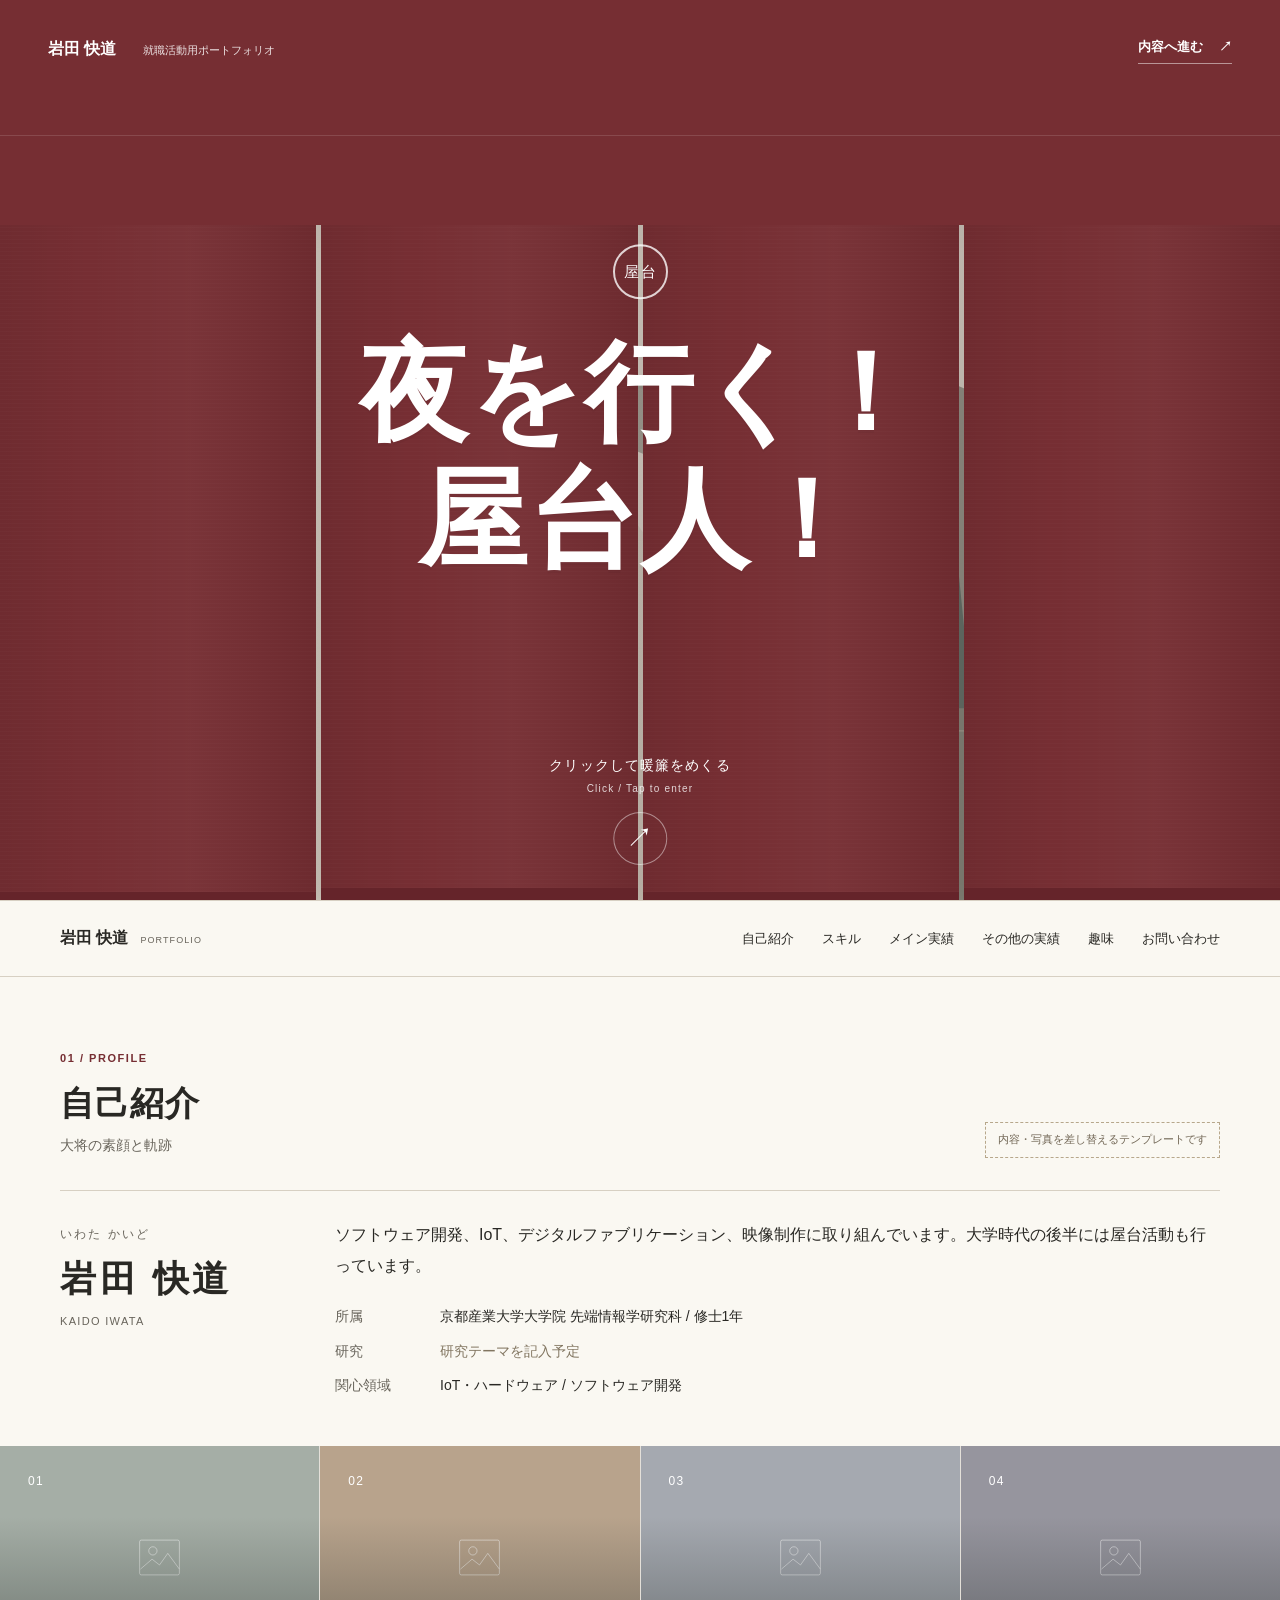
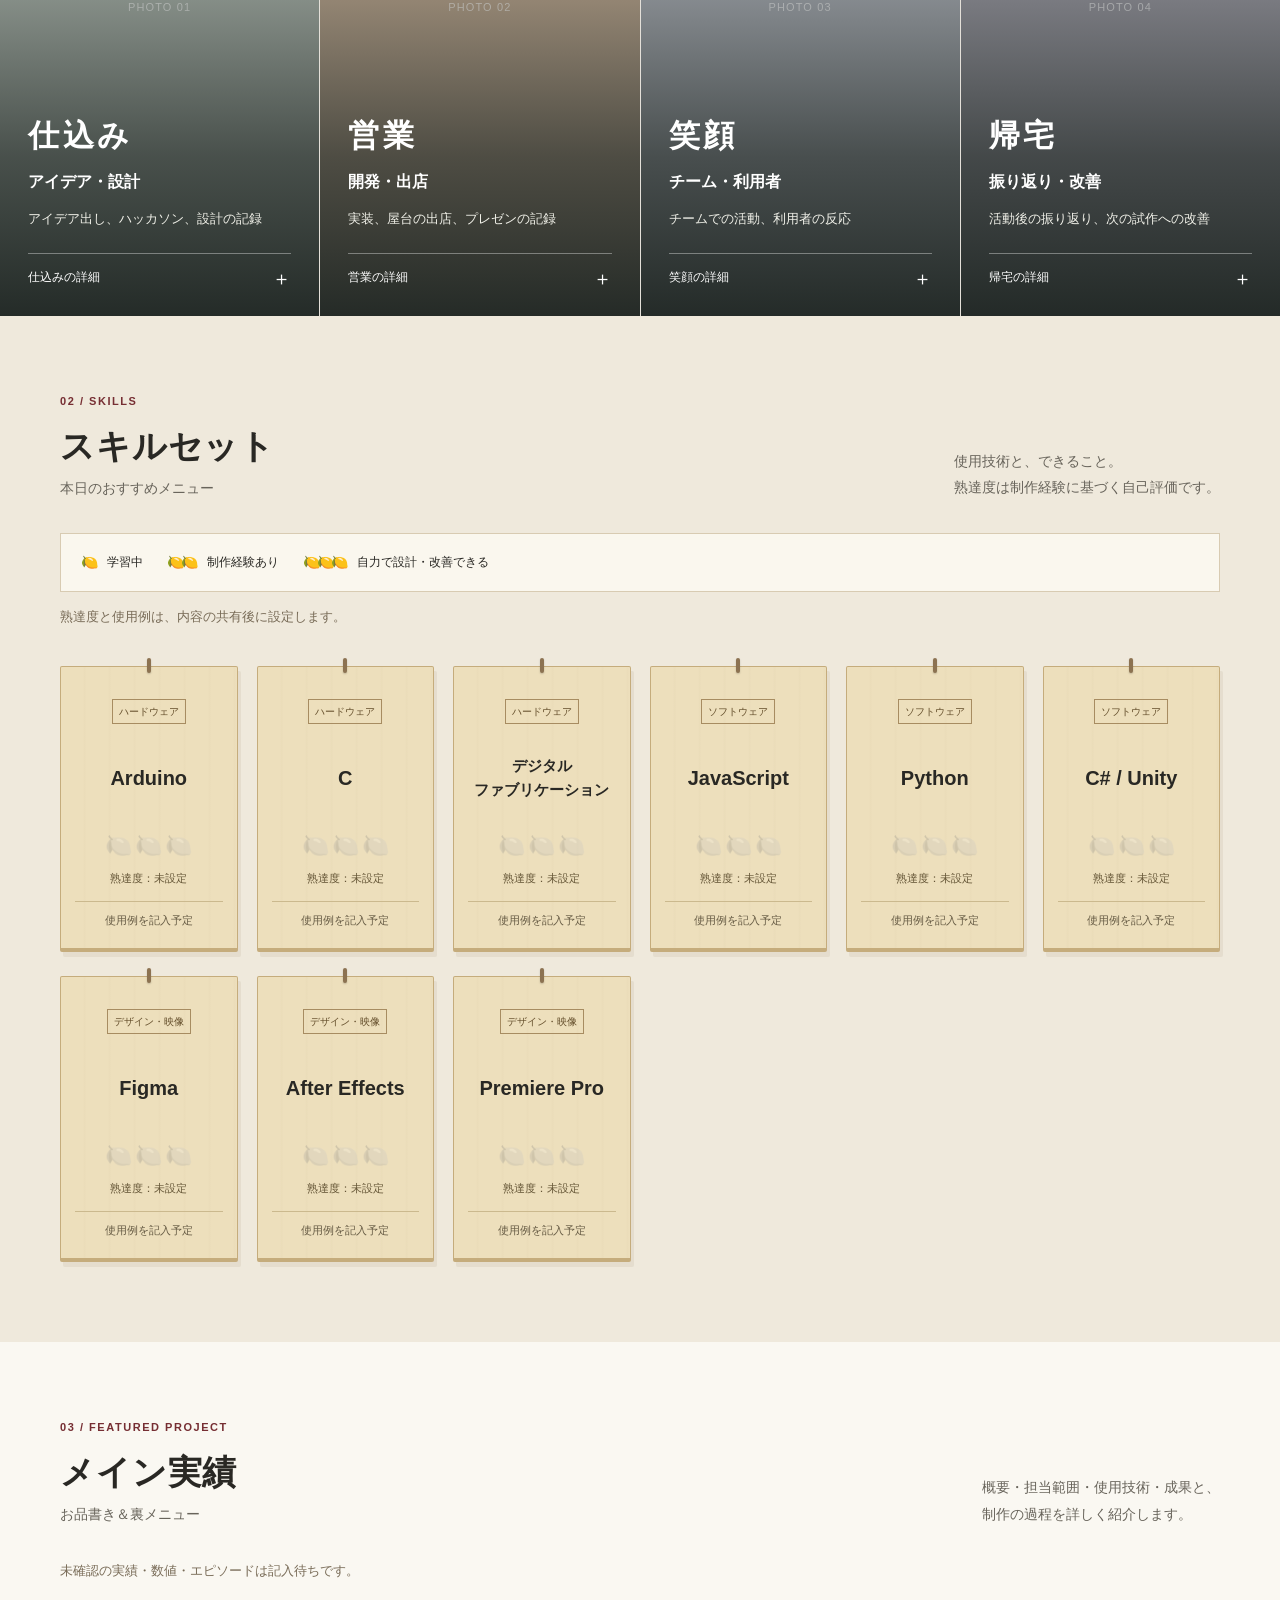
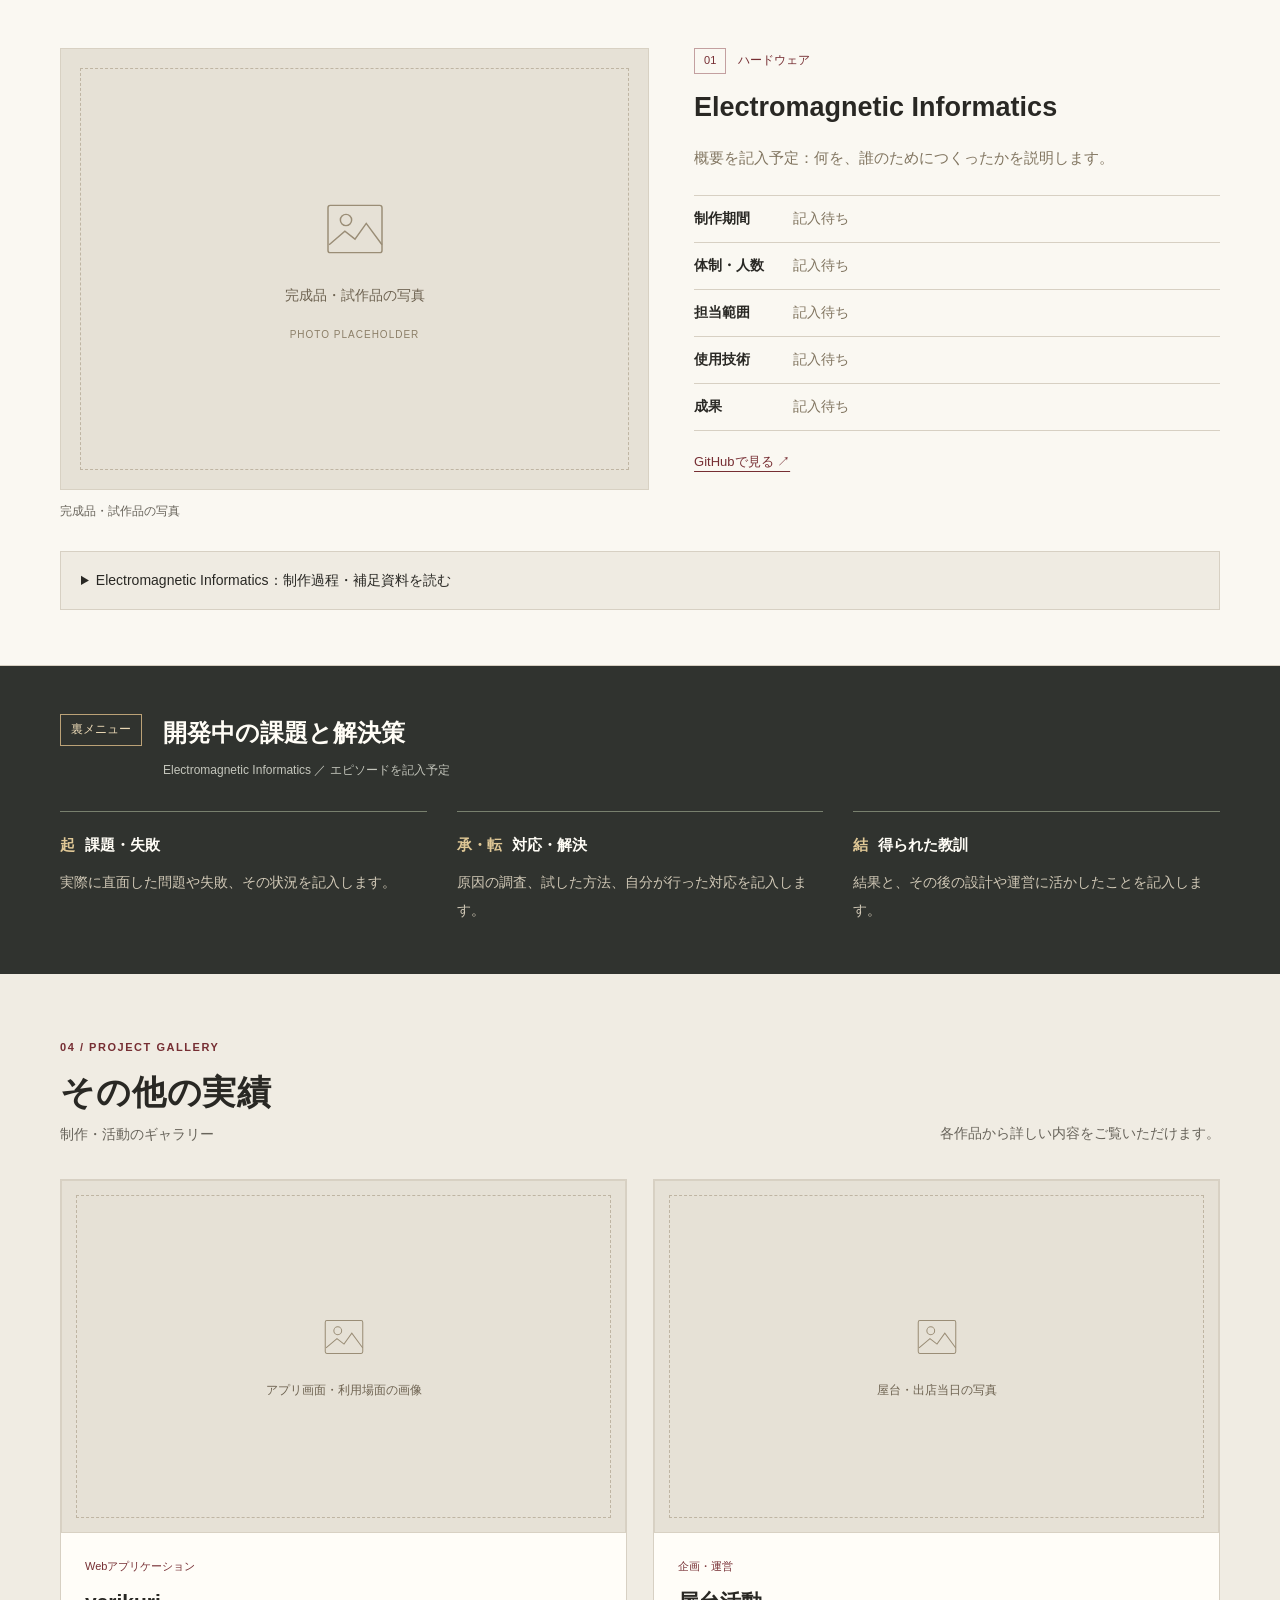
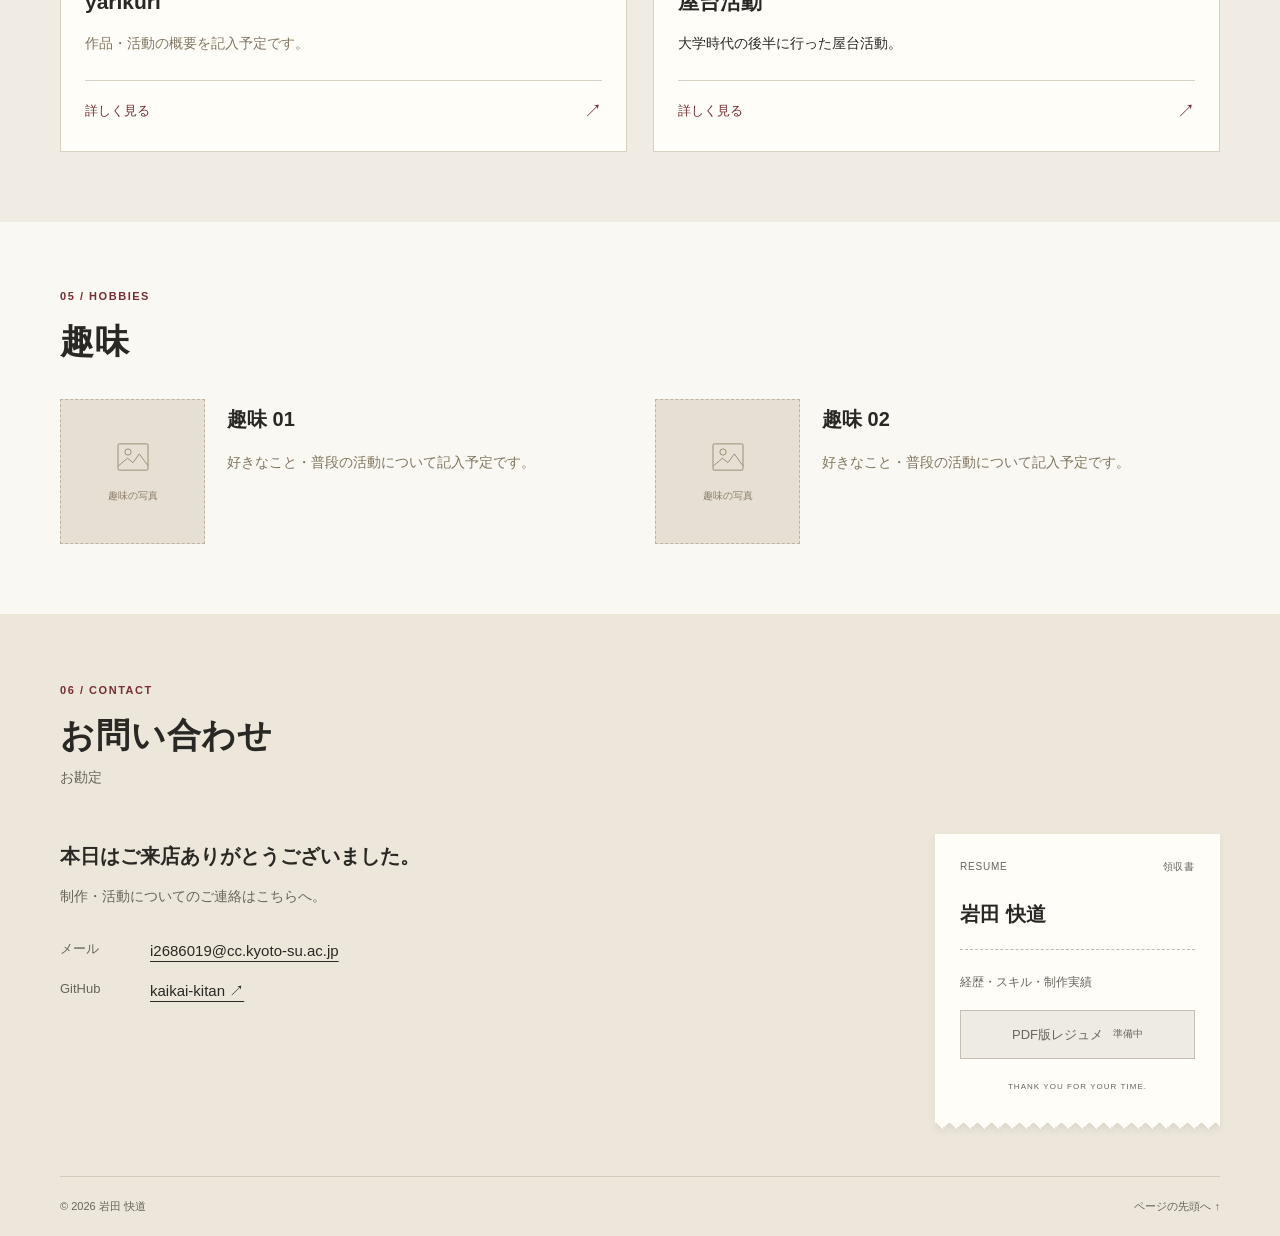
<file: preview/index.html>
<!doctype html>
<html lang="ja">
<head>
  <meta charset="utf-8">
  <meta name="viewport" content="width=device-width,initial-scale=1">
  <meta name="description" content="岩田快道の就職活動用ポートフォリオ。自己紹介、スキル、制作実績、屋台活動を紹介します。">
  <meta name="robots" content="noindex">
  <meta name="theme-color" content="#762e33">
  <title>岩田 快道 | ポートフォリオ</title>
  <link rel="icon" href="assets/favicon.svg" type="image/svg+xml">
  <link rel="stylesheet" href="styles.css?v=noren-click-1">
  <script src="portfolio-data.js?v=noren-click-1" defer></script>
  <script src="app.js?v=noren-click-1" defer></script>
</head>
<body>
  <a class="skip-link" href="#about">自己紹介へ移動</a>
  <section class="entrance" id="top" aria-labelledby="entrance-title">
    <div class="entrance-stage">
      <div class="welcome-scene">
        <img id="welcome-image" src="assets/taisho-placeholder.svg" alt="両手を広げた人物の写真プレースホルダー">
        <span class="welcome-photo-note" id="welcome-photo-note">写真プレースホルダー / 大将ポーズ</span>
        <div class="welcome-name"><p>プロフィール</p><h2 id="welcome-name">岩田 快道</h2><p id="welcome-affiliation">京都産業大学大学院 先端情報学研究科</p><a href="#about" id="welcome-next">下にスクロールして自己紹介へ ↓</a></div>
      </div>
      <div class="curtain" id="curtain">
        <div class="curtain-panels" aria-hidden="true"><div></div><div></div><div></div><div></div></div>
        <div class="curtain-top"><span>岩田 快道 <small>就職活動用ポートフォリオ</small></span><a href="#about">内容へ進む <span aria-hidden="true">↗</span></a></div>
        <div class="curtain-title"><span class="entrance-mark" aria-hidden="true">屋台</span><h1 id="entrance-title"><span>夜を行く！</span><span>屋台人！</span></h1></div>
        <button class="curtain-open" id="open-curtain" type="button" aria-label="暖簾をめくって入店"><span class="scroll-enter"><span>クリックして暖簾をめくる</span><small>Click / Tap to enter</small><span class="open-mark" aria-hidden="true">↗</span></span></button>
      </div>
    </div>
  </section>
  <nav class="site-nav" aria-label="セクションナビゲーション"><div class="wrap nav-inner"><a class="nav-brand" href="#top">岩田 快道<span>PORTFOLIO</span></a><div class="nav-links"><a href="#about">自己紹介</a><a href="#skills">スキル</a><a href="#works">メイン実績</a><a href="#gallery">その他の実績</a><a href="#hobbies">趣味</a><a href="#contact">お問い合わせ</a></div></div></nav>
  <main>
    <section class="about-section" id="about" aria-labelledby="about-title">
      <div class="wrap">
        <div class="section-heading"><div><span class="section-index">01 / PROFILE</span><h2 id="about-title">自己紹介</h2><p class="section-subtitle">大将の素顔と軌跡</p></div><span class="template-badge" id="template-badge">内容・写真を差し替えるテンプレートです</span></div>
        <div class="profile-summary"><div class="profile-name"><span id="person-reading">いわた かいど</span><h3 id="person-name">岩田 快道</h3><p id="person-roman">KAIDO IWATA</p></div><div class="profile-content"><p id="introduction"></p><dl class="profile-facts" id="profile-facts"></dl></div></div>
      </div>
      <div class="chapters" id="chapters" aria-label="活動の4つの場面"></div>
    </section>
    <section class="skills-section" id="skills" aria-labelledby="skills-title"><div class="wrap">
      <div class="section-heading"><div><span class="section-index">02 / SKILLS</span><h2 id="skills-title">スキルセット</h2><p class="section-subtitle">本日のおすすめメニュー</p></div><p class="section-description">使用技術と、できること。<br>熟達度は制作経験に基づく自己評価です。</p></div>
      <div class="skill-legend" aria-label="熟達度の凡例"><span><b>🍋</b> 学習中</span><span><b>🍋🍋</b> 制作経験あり</span><span><b>🍋🍋🍋</b> 自力で設計・改善できる</span></div>
      <p class="template-help" id="skills-note">熟達度と使用例は、内容の共有後に設定します。</p>
      <div class="skill-board" id="skill-board"></div>
    </div></section>
    <section class="works-section" id="works" aria-labelledby="works-title"><div class="wrap"><div class="section-heading"><div><span class="section-index">03 / FEATURED PROJECT</span><h2 id="works-title">メイン実績</h2><p class="section-subtitle">お品書き＆裏メニュー</p></div><p class="section-description">概要・担当範囲・使用技術・成果と、<br>制作の過程を詳しく紹介します。</p></div><p class="template-help" id="works-note">未確認の実績・数値・エピソードは記入待ちです。</p></div><div id="projects"></div></section>
    <section class="gallery-section" id="gallery" aria-labelledby="gallery-title"><div class="wrap"><div class="section-heading"><div><span class="section-index">04 / PROJECT GALLERY</span><h2 id="gallery-title">その他の実績</h2><p class="section-subtitle">制作・活動のギャラリー</p></div><p class="section-description">各作品から詳しい内容をご覧いただけます。</p></div><div class="gallery-grid" id="gallery-grid"></div></div></section>
    <section class="hobbies-section" id="hobbies" aria-labelledby="hobbies-title"><div class="wrap"><div class="section-heading"><div><span class="section-index">05 / HOBBIES</span><h2 id="hobbies-title">趣味</h2></div></div><div class="hobbies-grid" id="hobbies-grid"></div></div></section>
  </main>
  <footer class="contact-section" id="contact" aria-labelledby="contact-title"><div class="wrap"><div class="section-heading"><div><span class="section-index">06 / CONTACT</span><h2 id="contact-title">お問い合わせ</h2><p class="section-subtitle">お勘定</p></div></div><div class="contact-grid"><div><p class="thanks">本日はご来店ありがとうございました。</p><p class="contact-description">制作・活動についてのご連絡はこちらへ。</p><dl class="contact-list"><div><dt>メール</dt><dd><a id="contact-email" href="mailto:i2686019@cc.kyoto-su.ac.jp">i2686019@cc.kyoto-su.ac.jp</a></dd></div><div><dt>GitHub</dt><dd><a id="github-link" href="https://github.com/kaikai-kitan" target="_blank" rel="noopener noreferrer">kaikai-kitan ↗</a></dd></div></dl></div><div class="receipt"><div class="receipt-top"><span>RESUME</span><span>領収書</span></div><p>岩田 快道</p><div class="receipt-rule"></div><span class="receipt-label">経歴・スキル・制作実績</span><div id="resume-action"><button type="button" disabled>PDF版レジュメ <small>準備中</small></button></div><span class="receipt-bottom">THANK YOU FOR YOUR TIME.</span></div></div><div class="footer-bottom"><span>© 2026 岩田 快道</span><a href="#top">ページの先頭へ ↑</a></div></div></footer>
  <dialog class="gallery-dialog" id="gallery-dialog" aria-labelledby="project-title-detail"><div class="dialog-bar"><span>実績の詳細</span><button id="close-gallery" type="button" aria-label="実績の詳細を閉じる">閉じる ×</button></div><div id="gallery-detail"></div></dialog>
  <noscript><p class="noscript-note">作品とスキルの表示にはJavaScriptを有効にしてください。メール：i2686019@cc.kyoto-su.ac.jp</p></noscript>
  <aside class="editor-panel" id="editor-panel" hidden aria-label="応募先別プレビュー"><button type="button" class="editor-toggle" id="editor-toggle" aria-expanded="false" aria-controls="editor-body">応募先別プレビュー <span aria-hidden="true" id="editor-indicator">＋</span></button><div id="editor-body" hidden><label for="audience-select">応募先に見せる構成</label><select id="audience-select"></select><label for="featured-select" class="featured-label">メインに表示する実績</label><select id="featured-select"></select><p>メイン実績を選ぶと、残りをギャラリーに表示します。選択内容はコピーするURLにも反映されます。</p><div class="editor-actions"><button type="button" id="copy-link">表示URLをコピー</button><a id="view-link" target="_blank" rel="noopener noreferrer">閲覧用表示 ↗</a></div><output id="editor-status" role="status"></output></div></aside>
</body>
</html>
</file>
<file: preview/styles.css>
@charset "UTF-8";
:root {
  --paper: #faf8f2;
  --ink: #292824;
  --muted: #68645b;
  --red: #762e33;
  --line: #d7d0c3;
  --wood: #eddfbc;
  --font: "Helvetica Neue", Arial, "Hiragino Kaku Gothic ProN", Meiryo, sans-serif;
}
* { box-sizing: border-box; }
html { scroll-behavior: smooth; scroll-padding-top: 94px; }
body { margin: 0; background: var(--paper); color: var(--ink); font-family: var(--font); line-height: 1.8; -webkit-font-smoothing: antialiased; }
a { color: inherit; text-underline-offset: 5px; }
button, select { font: inherit; }
button { cursor: pointer; }
button:disabled { cursor: default; }
img { display: block; max-width: 100%; }
h1,h2,h3,h4,p,figure { margin: 0; }
[hidden] { display: none !important; }
a:focus-visible,button:focus-visible,select:focus-visible,summary:focus-visible { outline: 3px solid #b56927; outline-offset: 5px; }
::selection { background: #ead78c; color: #292824; }
.wrap { width: min(1160px, calc(100% - 96px)); margin-inline: auto; }
.skip-link { position: fixed; left: 15px; top: 10px; padding: 10px 16px; background: white; color: var(--ink); z-index: 100; transform: translateY(-150%); }
.skip-link:focus { transform: none; }

/* 入口はクリックで開き、ページ全体は通常の縦スクロール。 */
.entrance { height: 100svh; position: relative; }
.entrance-stage { position: relative; height: 100svh; min-height: 480px; overflow: hidden; background: #e1d9ca; }
.welcome-scene, .curtain { position: absolute; inset: 0; }
.welcome-scene > img { width: 100%; height: 100%; object-fit: cover; object-position: 60% center; }
.welcome-scene:after { content: ""; position: absolute; inset: 0; background: linear-gradient(90deg,#f4eee1c9 0%,transparent 68%); pointer-events: none; }
.welcome-photo-note { position: absolute; top: 28px; right: 34px; color: #504d44; font-size: 11px; z-index: 1; background: #f4f0e3c9; padding: 5px 10px; }
.welcome-name { opacity: 0; position: absolute; left: max(48px,calc((100% - 1160px)/2)); top: 44%; z-index: 1; }
.welcome-name > p:first-child { color: var(--red); font-size: 14px; font-weight: 700; letter-spacing: .12em; }
.welcome-name h2 { font-size: clamp(38px,5vw,70px); font-weight: 700; letter-spacing: .13em; line-height: 1.5; margin: 10px 0 20px; }
.welcome-name > p { font-size: 15px; }
.welcome-name a { display: inline-block; font-size: 14px; margin-top: 25px; }
.curtain { color: white; z-index: 2; perspective: 1200px; }
.curtain-panels { position: absolute; inset: 0; display: grid; grid-template-columns: repeat(4,1fr); gap: 5px; filter: drop-shadow(0 15px 14px #33242240); }
.curtain-panels:before { content: ""; position: absolute; top: 0; left: 0; right: 0; height: 25%; background: var(--red); z-index: 1; }
.curtain-panels:after { content: ""; position: absolute; top: 15%; left: 0; right: 0; height: 1px; background: #ffffff21; z-index: 1; }
.curtain-panels > div { background-color: var(--red); background-image: repeating-linear-gradient(0deg,#ffffff04 0px,#ffffff04 1px,transparent 1px,transparent 4px),linear-gradient(90deg,#00000010,transparent 28%,#ffffff07 60%,#00000014); border-bottom: 8px solid #65242a; }
.curtain-panels > div:nth-child(even) { border-bottom-width: 12px; }
.curtain.custom-curtain { background-size: cover; background-position: center; }
.curtain.custom-curtain .curtain-panels { display: none; }
.curtain.custom-curtain:before { content: ""; position: absolute; inset: 0; background: #2413124d; }
.curtain-top { position: absolute; z-index: 4; pointer-events: none; top: 35px; left: 48px; right: 48px; display: flex; align-items: center; justify-content: space-between; gap: 20px; font-size: 16px; font-weight: 600; }
.curtain-top small { font-size: 11px; font-weight: 400; margin-left: 22px; opacity: .85; }
.curtain-top a { pointer-events: auto; font-size: 13px; text-decoration: none; border-bottom: 1px solid #ffffff7d; padding-bottom: 4px; }
.curtain-top a span { margin-left: 12px; }
.curtain-title { position: absolute; z-index: 2; pointer-events: none; top: 46%; left: 50%; transform: translate(-50%,-50%); text-align: center; width: 95%; }
.entrance-mark { display: inline-grid; place-items: center; width: 55px; height: 55px; border: 2px solid #ffffffc9; border-radius: 50%; font-size: 15px; letter-spacing: .12em; padding-left: 2px; margin-bottom: 30px; }
.curtain-title h1 { font-size: clamp(65px,8.5vw,132px); font-weight: 900; line-height: 1.17; letter-spacing: .02em; text-shadow: 0 3px 0 #00000008; }
.curtain-title h1 span { display: block; }
.scroll-enter { position: absolute; z-index: 2; left: 50%; bottom: 35px; transform: translateX(-50%); display: flex; flex-direction: column; align-items: center; text-decoration: none; white-space: nowrap; font-size: 14px; letter-spacing: .08em; }
.scroll-enter small { font-size: 10px; letter-spacing: .12em; opacity: .8; margin-top: 2px; }
.scroll-arrow { display: block; font-size: 25px; margin-top: 6px; animation: scrollDown 1.8s ease-in-out infinite; }
@keyframes scrollDown { 0%,100% { transform: translateY(0); } 50% { transform: translateY(7px); } }

.site-nav { position: sticky; top: 0; z-index: 20; background: #faf8f2f5; border-block: 1px solid var(--line); backdrop-filter: blur(8px); }
.nav-inner { display: flex; align-items: center; justify-content: space-between; min-height: 75px; gap: 24px; }
.nav-brand { font-weight: 700; text-decoration: none; font-size: 16px; flex-shrink: 0; }
.nav-brand span { margin-left: 12px; font-size: 9px; font-weight: 400; letter-spacing: .12em; color: var(--muted); }
.nav-links { display: flex; gap: 28px; }
.nav-links a { font-size: 13px; text-decoration: none; }
.nav-links a:hover { color: var(--red); text-decoration: underline; }
.section-heading { display: flex; align-items: end; justify-content: space-between; gap: 30px; margin-bottom: 32px; }
.section-index { display: block; font-size: 11px; letter-spacing: .14em; color: var(--red); font-weight: 600; margin-bottom: 9px; }
.section-heading h2 { font-size: 34px; font-weight: 700; line-height: 1.5; letter-spacing: .025em; }
.section-subtitle { color: var(--muted); font-size: 14px; margin-top: 4px; }
.section-description { color: var(--muted); font-size: 14px; line-height: 1.9; }
.template-badge { font-size: 11px; color: #726756; border: 1px dashed #b7a78b; padding: 7px 12px; }
.template-help { font-size: 13px; color: #786b57; margin: 0 0 23px; }
.about-section { padding-top: 72px; }
.profile-summary { display: grid; grid-template-columns: 230px 1fr; gap: 45px; padding: 28px 0 48px; border-top: 1px solid var(--line); }
.profile-name > span { color: var(--muted); font-size: 12px; letter-spacing: .18em; }
.profile-name h3 { font-size: 36px; letter-spacing: .1em; margin-top: 4px; line-height: 1.5; }
.profile-name p { color: var(--muted); font-size: 11px; letter-spacing: .12em; margin-top: 6px; }
.profile-content > p { font-size: 16px; line-height: 1.95; }
.profile-facts { margin: 23px 0 0; display: grid; gap: 9px; }
.profile-facts > div { display: grid; grid-template-columns: 90px 1fr; gap: 15px; font-size: 14px; }
.profile-facts dt { color: var(--muted); }
.profile-facts dd { margin: 0; }
.chapters { display: flex; width: 100%; min-height: 470px; background: #d6d0c5; }
.chapter { position: relative; flex: 1 1 0; min-width: 0; overflow: hidden; transition: flex-grow .45s ease; border-right: 1px solid #fff5; }
.chapter:last-child { border-right: 0; }
.chapter.expanded { flex-grow: 1.5; }
.chapter-photo { position: absolute; inset: 0; background: #a5aea6; }
.chapter:nth-child(2) .chapter-photo { background: #b8a38c; }
.chapter:nth-child(3) .chapter-photo { background: #a5a9b0; }
.chapter:nth-child(4) .chapter-photo { background: #96959e; }
.chapter-photo:after { content: ""; position: absolute; inset: 0; background: linear-gradient(0deg,#1f2623f5 0%,#1f2623b0 34%,transparent 85%); }
.chapter-photo img { width: 100%; height: 100%; object-fit: cover; }
.chapter-placeholder { position: absolute; top: 18%; left: 0; right: 0; display: flex; flex-direction: column; align-items: center; gap: 14px; color: #fff9; font-size: 11px; letter-spacing: .1em; }
.chapter-placeholder svg { width: 53px; height: 53px; stroke-width: 1; }
.chapter-number { position: absolute; top: 25px; left: 28px; color: #fff; font-size: 12px; letter-spacing: .12em; }
.chapter-content { position: relative; color: white; min-height: 470px; display: flex; flex-direction: column; justify-content: end; padding: 180px 28px 27px; }
.chapter-label { font-size: 31px; font-weight: 700; letter-spacing: .12em; line-height: 1.5; }
.chapter-content h3 { font-size: 16px; margin-top: 8px; font-weight: 600; }
.chapter-caption { font-size: 13px; line-height: 1.9; margin-top: 10px; color: #f1f1e9; }
.chapter-toggle { display: flex; align-items: center; justify-content: space-between; gap: 20px; border: 0; border-top: 1px solid #ffffff5c; background: transparent; color: white; font-size: 12px; width: 100%; text-align: left; padding: 13px 0 0; margin-top: 22px; }
.chapter-toggle span { font-size: 19px; line-height: 1; }
.chapter-detail { position: absolute; top: 64px; left: 28px; right: 28px; max-height: 130px; overflow: auto; padding: 12px; background: #253029ef; font-size: 13px; line-height: 1.9; color: #f1e9d9; animation: detailIn .25s ease; }
@keyframes detailIn { from { opacity: 0; transform: translateY(6px); } to { opacity: 1; transform: translateY(0); } }

.skills-section { padding: 76px 0 80px; background: #efe9dc; }
.skill-legend { display: flex; flex-wrap: wrap; gap: 10px 24px; font-size: 12px; padding: 16px 20px; border: 1px solid #d8cbb2; margin-bottom: 13px; background: #faf7ee; }
.skill-legend span { display: inline-flex; align-items: center; gap: 9px; }
.skill-legend b { font-size: 14px; font-weight: 400; letter-spacing: -3px; padding-right: 3px; }
.skill-board { display: grid; grid-template-columns: repeat(6,minmax(0,1fr)); gap: 24px 19px; perspective: 1400px; padding-top: 15px; }
.skill-plaque { display: flex; flex-direction: column; align-items: center; position: relative; min-height: 286px; padding: 32px 14px 19px; background-color: var(--wood); background-image: repeating-linear-gradient(90deg,transparent 0,transparent 22px,#83603904 23px,#83603906 24px,transparent 25px); border: 1px solid #c5ac7c; border-bottom: 4px solid #c5ac7c; border-radius: 2px; box-shadow: 3px 5px 0 #61472712; transform-origin: center 10px; }
.skill-plaque:before { content: ""; width: 4px; height: 15px; border-radius: 2px; background: #8c7251; position: absolute; top: -9px; left: calc(50% - 2px); box-shadow: 0 1px 2px #0003; }
.skill-plaque.waiting { opacity: .01; transform: rotateX(75deg); }
.skill-plaque.revealed { opacity: 1; transform: rotateX(0); transition: transform .6s cubic-bezier(.2,.7,.2,1),opacity .5s; transition-delay: var(--delay,0ms); }
.skill-category { font-size: 10px; line-height: 1.5; padding: 4px 6px; border: 1px solid #a78c61; color: #634d2a; text-align: center; }
.skill-name { flex: 1; display: flex; align-items: center; justify-content: center; text-align: center; white-space: pre-line; font-size: 20px; line-height: 1.6; font-weight: 700; margin: 16px 0; overflow-wrap: anywhere; }
.skill-name.long { font-size: 15px; }
.lemons { display: flex; gap: 3px; font-size: 22px; line-height: 1.4; }
.lemon.empty { filter: grayscale(1); opacity: .25; }
.skill-level { font-size: 11px; color: #645536; text-align: center; margin-top: 7px; }
.skill-evidence { font-size: 11px; color: #665b44; text-align: center; border-top: 1px solid #cbb98e; padding-top: 9px; margin-top: 12px; line-height: 1.7; width: 100%; }

.works-section { padding-top: 76px; }
.project { padding-block: 42px 55px; border-bottom: 1px solid var(--line); }
.project-layout { display: grid; grid-template-columns: 1.12fr 1fr; gap: 45px; align-items: start; }
.project.reverse .project-layout { grid-template-columns: 1fr 1.12fr; }
.project.reverse .project-figure { order: 2; }
.project-figure { margin: 0; }
.project-image { width: 100%; aspect-ratio: 4/3; object-fit: cover; background: #e9e4d9; }
.project-placeholder { aspect-ratio: 4/3; background: #e6e1d6; border: 1px solid #d8d1c3; display: flex; flex-direction: column; align-items: center; justify-content: center; gap: 18px; position: relative; }
.project-placeholder:before { content: ""; position: absolute; inset: 19px; border: 1px dashed #bfb5a3; pointer-events: none; }
.project-placeholder svg { width: 72px; height: 72px; color: #9a8d76; }
.project-placeholder p { font-size: 14px; color: #6d6250; }
.project-placeholder small { font-size: 10px; letter-spacing: .1em; color: #8c7f68; }
.project-figure figcaption { font-size: 12px; line-height: 1.7; color: var(--muted); margin-top: 11px; }
.project-kicker { display: flex; align-items: center; gap: 12px; color: var(--red); font-size: 12px; margin-bottom: 13px; }
.project-number { font-size: 11px; border: 1px solid #c3a0a0; padding: 2px 9px; }
.project-copy h3 { font-size: 27px; line-height: 1.5; overflow-wrap: anywhere; font-weight: 700; margin-bottom: 16px; }
.project-summary { font-size: 15px; line-height: 1.95; margin-bottom: 23px; }
.missing { color: #817560; }
.project-meta { margin: 0; border-top: 1px solid var(--line); }
.project-meta > div { display: grid; grid-template-columns: 84px 1fr; gap: 15px; border-bottom: 1px solid var(--line); padding: 10px 0; font-size: 14px; line-height: 1.85; }
.project-meta dt { font-weight: 600; }
.project-meta dd { margin: 0; white-space: pre-line; overflow-wrap: anywhere; }
.project-source { display: inline-block; margin-top: 19px; font-size: 13px; color: var(--red); }
.project-details { margin-top: 30px; border: 1px solid var(--line); }
.project-details > summary { padding: 16px 20px; font-size: 14px; cursor: pointer; background: #efebe2; }
.project-details > summary:hover { background: #e7e0d2; }
.detail-body { padding: 27px; }
.detail-row { display: grid; grid-template-columns: 150px 1fr; gap: 25px; margin-bottom: 22px; }
.detail-row h4 { font-size: 14px; font-weight: 600; }
.detail-row p { font-size: 14px; line-height: 1.95; white-space: pre-line; }
.process-images { display: grid; grid-template-columns: 1fr 1fr; gap: 22px; margin-top: 25px; }
.process-images figure { margin: 0; }
.process-images img { width: 100%; aspect-ratio: 1.6; object-fit: cover; }
.process-images figcaption { font-size: 12px; color: var(--muted); margin-top: 8px; }
.process-placeholder { border: 1px dashed #b5aa96; background: #eeebe2; padding: 35px 20px; text-align: center; font-size: 13px; color: #786b57; }
.behind-scenes { background: #30332f; color: #fffdf6; padding: 48px 0 50px; }
.behind-heading { display: flex; align-items: start; gap: 21px; margin-bottom: 30px; }
.behind-label { border: 1px solid #bba277; color: #e8d7b4; font-size: 12px; padding: 4px 10px; flex-shrink: 0; }
.behind-heading h3 { font-size: 24px; line-height: 1.6; }
.behind-heading p { color: #c4c6bc; font-size: 12px; margin-top: 7px; }
.story-grid { display: grid; grid-template-columns: repeat(3,1fr); gap: 30px; }
.story-step { border-top: 1px solid #78806e; padding-top: 19px; }
.story-step h4 { font-size: 15px; font-weight: 600; margin-bottom: 11px; }
.story-step h4 > span { display: inline-block; color: #e0c896; margin-right: 10px; }
.story-step p { font-size: 14px; line-height: 1.95; white-space: pre-line; }
.behind-scenes .missing { color: #d0c8b6; }

.contact-section { padding: 67px 0 0; background: #ede7db; }
.contact-grid { display: grid; grid-template-columns: 1fr 285px; gap: 65px; padding: 12px 0 53px; }
.thanks { text-wrap: balance; font-size: 20px; font-weight: 600; margin-top: 4px; }
.contact-description { font-size: 14px; margin-top: 10px; color: var(--muted); }
.contact-list { margin: 28px 0 0; }
.contact-list > div { display: grid; grid-template-columns: 72px 1fr; gap: 18px; margin-top: 13px; font-size: 15px; }
.contact-list dt { color: var(--muted); font-size: 13px; }
.contact-list dd { margin: 0; overflow-wrap: anywhere; }
.receipt { position: relative; padding: 24px 25px 28px; background: #fffdf8; filter: drop-shadow(0 4px 3px #00000010); align-self: start; }
.receipt:after { content: ""; position: absolute; bottom: -8px; left: 0; right: 0; height: 9px; background: linear-gradient(135deg,#fffdf8 25%,transparent 25%) -7px 0/14px 14px,linear-gradient(225deg,#fffdf8 25%,transparent 25%) -7px 0/14px 14px; }
.receipt-top { display: flex; justify-content: space-between; color: var(--muted); font-size: 10px; letter-spacing: .08em; }
.receipt > p { font-size: 20px; font-weight: 600; margin-top: 20px; }
.receipt-rule { height: 1px; border-top: 1px dashed #c5baa7; margin: 17px 0; }
.receipt-label { font-size: 12px; color: var(--muted); }
#resume-action > a,#resume-action > button { display: flex; justify-content: center; align-items: center; gap: 10px; width: 100%; border: 1px solid #99826a; padding: 12px 6px; margin-top: 14px; background: var(--red); color: white; text-decoration: none; font-size: 13px; }
#resume-action > button:disabled { background: #eeebe4; color: #6b655a; border-color: #c6bfb1; }
#resume-action small { font-size: 10px; }
.receipt-bottom { display: block; text-align: center; font-size: 8px; letter-spacing: .13em; margin-top: 21px; color: var(--muted); }
.footer-bottom { display: flex; justify-content: space-between; align-items: center; padding: 20px 0; border-top: 1px solid #d4caba; font-size: 11px; color: var(--muted); }
.footer-bottom a { text-decoration: none; }

.editor-panel { position: fixed; bottom: 16px; right: 18px; width: 318px; max-width: calc(100vw - 32px); background: #fffdf8; border: 1px solid #bdb1a0; box-shadow: 0 6px 30px #0002; z-index: 40; }
.editor-toggle { display: flex; align-items: center; justify-content: space-between; gap: 15px; width: 100%; background: transparent; border: 0; padding: 12px 16px; font-size: 12px; color: var(--ink); }
.editor-toggle span { font-size: 18px; line-height: 1; }
#editor-body { border-top: 1px solid var(--line); padding: 15px 16px; }
#editor-body label { display: block; font-size: 12px; margin-bottom: 8px; }
#editor-body select { width: 100%; padding: 9px; font-size: 13px; border: 1px solid #b9ac98; color: var(--ink); background: #f6f1e8; }
#editor-body p { font-size: 11px; line-height: 1.8; color: var(--muted); margin-top: 10px; }
.editor-actions { display: flex; align-items: center; gap: 14px; margin-top: 15px; font-size: 11px; }
.editor-actions button { background: var(--red); color: white; border: 0; padding: 10px 12px; font-size: 11px; }
#editor-status { display: block; font-size: 11px; margin-top: 8px; line-height: 1.8; overflow-wrap: anywhere; }
.noscript-note { padding: 25px; background: #f2d6a9; }

@media(min-width:1500px) { .chapters { width: min(1500px,100%); margin-inline: auto; }.chapter-content { min-height: 510px; } }
@media(max-width:1050px) {
  .wrap { width: calc(100% - 64px); }
  .skill-board { grid-template-columns: repeat(3,minmax(0,1fr)); gap: 25px; }
  .skill-plaque { min-height: 255px; }
  .skill-name { font-size: 24px; }.skill-name.long { font-size: 19px; }
  .chapter-content { padding-inline: 20px; }.chapter-number { left: 20px; }
  .project-layout,.project.reverse .project-layout { gap: 28px; grid-template-columns: 1fr 1fr; }
  .project-copy h3 { font-size: 23px; }
  .profile-summary { grid-template-columns: 190px 1fr; gap: 28px; }
  .nav-links { gap: 19px; }.nav-brand span { display: none; }
}
@media(max-width:700px) {
  html { scroll-padding-top: 113px; }
  .wrap { width: calc(100% - 40px); }
  .entrance { height: 100svh; }.entrance-stage { min-height: 430px; }
  .curtain-top { top: 23px; left: 21px; right: 21px; font-size: 14px; align-items: start; }
  .curtain-top small { display: block; margin: 3px 0 0; font-size: 9px; }.curtain-top a { pointer-events: auto; font-size: 11px; white-space: nowrap; }
  .curtain-panels { gap: 3px; }.curtain-title { top: 44%; }
  .curtain-title h1 { font-size: clamp(48px,13.5vw,86px); line-height: 1.3; letter-spacing: .015em; }
  .entrance-mark { width: 45px; height: 45px; font-size: 13px; margin-bottom: 30px; }
  .scroll-enter { font-size: 12px; bottom: 42px; }.scroll-enter small { font-size: 9px; }
  .welcome-scene > img { object-position: 65% center; }
  .welcome-scene:after { background: linear-gradient(0deg,#f4eee1 3%,#f4eee1b0 40%,transparent 70%); }
  .welcome-name { left: 25px; right: 25px; top: auto; bottom: 47px; }.welcome-name h2 { font-size: 38px; margin-bottom: 11px; }
  .welcome-name > p { font-size: 12px; }.welcome-name a { font-size: 12px; margin-top: 15px; }
  .welcome-photo-note { right: 15px; top: 18px; font-size: 9px; }
  .nav-inner { display: block; padding: 10px 0; min-height: 0; }.nav-brand { font-size: 13px; }.nav-brand span { display: inline; font-size: 8px; }
  .nav-links { gap: 5px 17px; flex-wrap: wrap; justify-content: flex-start; margin-top: 7px; }.nav-links a { font-size: 11px; padding: 3px 0; }
  .about-section { padding-top: 42px; }.section-heading { display: block; margin-bottom: 25px; }
  .section-heading h2 { font-size: 27px; }.section-index { font-size: 10px; margin-bottom: 7px; }.section-subtitle { font-size: 12px; }
  .section-description { font-size: 13px; margin-top: 18px; }.template-badge { display: inline-block; font-size: 10px; margin-top: 19px; }
  .template-help { font-size: 12px; }.profile-summary { grid-template-columns: 1fr; gap: 20px; padding-top: 20px; padding-bottom: 34px; }
  .profile-name h3 { font-size: 32px; }.profile-content > p { font-size: 14px; line-height: 2; }
  .profile-facts { gap: 11px; margin-top: 19px; }.profile-facts > div { font-size: 13px; grid-template-columns: 67px 1fr; gap: 10px; }
  .chapters { display: grid; grid-template-columns: 1fr 1fr; min-height: 0; align-items: stretch; }
  .chapter { border-bottom: 1px solid #fff5; }.chapter:nth-child(2) { border-right: 0; }
  .chapter-content { min-height: 350px; padding: 140px 17px 20px; }.chapter-label { font-size: 26px; }
  .chapter-content h3 { font-size: 13px; }.chapter-caption { font-size: 11px; line-height: 1.9; }.chapter-toggle { font-size: 11px; margin-top: 15px; }
  .chapter-detail { top: 44px; left: 17px; right: 17px; max-height: 99px; padding: 9px; font-size: 12px; }.chapter-number { left: 17px; top: 15px; font-size: 10px; }
  .chapter-placeholder { top: 17%; font-size: 8px; gap: 9px; }.chapter-placeholder svg { width: 40px; height: 40px; }
  .skills-section { padding-block: 43px; }.skill-legend { display: grid; gap: 6px; padding: 13px 14px; font-size: 11px; }.skill-legend b { font-size: 13px; }
  .skill-board { grid-template-columns: repeat(2,minmax(0,1fr)); gap: 22px 14px; padding-top: 12px; }
  .skill-plaque { min-height: 228px; padding: 22px 7px 12px; }.skill-category { font-size: 8px; padding: 4px; }
  .skill-name { font-size: 16px; line-height: 1.5; margin-block: 16px; }.skill-name.long { font-size: 12px; }
  .lemons { font-size: 18px; gap: 1px; }.skill-level { font-size: 9px; }.skill-evidence { font-size: 9px; }
  .works-section { padding-top: 43px; }.project { padding-block: 22px 34px; }
  .project-layout,.project.reverse .project-layout { grid-template-columns: 1fr; gap: 22px; }.project.reverse .project-figure { order: 0; }
  .project-copy h3 { font-size: 24px; }.project-summary { font-size: 14px; margin-bottom: 20px; }
  .project-meta > div { font-size: 13px; grid-template-columns: 72px 1fr; gap: 10px; }.project-figure figcaption { font-size: 11px; }
  .project-placeholder p { font-size: 12px; }.project-placeholder svg { width: 55px; height: 55px; }.project-placeholder { gap: 12px; }
  .project-details { margin-top: 24px; }.project-details > summary { font-size: 13px; padding: 14px; }.detail-body { padding: 18px; }
  .detail-row { grid-template-columns: 1fr; gap: 8px; }.detail-row p { font-size: 13px; }.process-images { grid-template-columns: 1fr; gap: 15px; }
  .behind-scenes { padding-block: 31px; }.behind-heading { display: block; margin-bottom: 21px; }.behind-label { display: inline-block; font-size: 11px; }
  .behind-heading h3 { font-size: 22px; margin-top: 13px; }.behind-heading p { font-size: 11px; }.story-grid { grid-template-columns: 1fr; gap: 21px; }
  .story-step { padding-top: 14px; }.story-step p { font-size: 13px; }
  .contact-section { padding-top: 42px; }.contact-grid { grid-template-columns: 1fr; gap: 32px; padding-top: 0; padding-bottom: 40px; }
  .thanks { text-wrap: balance; font-size: 17px; }.contact-description { font-size: 13px; }.contact-list > div { font-size: 13px; grid-template-columns: 55px 1fr; gap: 12px; }
  .receipt { width: 270px; max-width: 100%; }.footer-bottom { font-size: 10px; }
  .editor-panel { bottom: 12px; right: 16px; }.editor-toggle { padding: 10px 13px; font-size: 11px; }
}
@media(max-height:560px) and (min-width:701px) { .entrance-mark { display:none; }.curtain-title h1 { font-size: 65px; }.curtain-title { top: 45%; }.scroll-enter { bottom: 18px; } }
@media(prefers-reduced-motion:reduce) {
  html { scroll-behavior: auto; }
  *,*::before,*::after { animation: none !important; transition: none !important; }

  .entrance { height: 100svh; }

  .skill-plaque.waiting { opacity: 1; transform: none; }
}
@media print {
  .entrance,.site-nav,.editor-panel,.template-badge,.template-help,.receipt,.skip-link { display: none !important; }
  .wrap { width: 100%; }.about-section,.skills-section,.works-section,.contact-section { padding-top: 20px; }
  body,.skills-section,.contact-section { background: white; color: black; }
  .skill-board { grid-template-columns: repeat(3,1fr); }.skill-plaque { min-height: 150px; opacity: 1 !important; transform: none !important; break-inside: avoid; }
  .chapters { display: grid; grid-template-columns: repeat(4,1fr); }.chapter-content { min-height: 230px; padding: 20px 12px; color: black; }.chapter-photo { display:none; }
  .chapter-caption,.chapter-detail { color: black; }.chapter-label { font-size: 22px; }.chapter-toggle,.chapter-number { display:none; }
  .project,.behind-scenes { break-inside: avoid; }.behind-scenes { background: #eee; color: black; }.behind-scenes .missing,.behind-heading p,.story-step h4>span { color: #444; }
  .project-placeholder,.project-image { max-height: 220px; }.project-details { display:none; }.contact-grid { display:block; }
}


/* 暖簾をクリック／タップでめくる */
.curtain-open { position: absolute; inset: 0; width: 100%; height: 100%; background: transparent; color: white; border: 0; padding: 0; z-index: 3; cursor: pointer; }
.curtain-open:focus-visible { outline: 3px solid #f5ddb0; outline-offset: -12px; }
.curtain-open .scroll-enter { pointer-events: none; }
.open-mark { font-size: 27px; line-height: 1; padding: 12px; margin-top: 14px; border: 1px solid #ffffff73; border-radius: 50%; transition: transform .2s,background .2s; }
.curtain-open:hover .open-mark { transform: translateY(-4px); background: #ffffff1a; }
.curtain-panels { perspective: 1200px; }
.curtain-panels > div { transform-origin: 50% 0; --flap: -7deg; }
.curtain-panels > div:nth-child(2) { --flap: -13deg; --lag: 45ms; }
.curtain-panels > div:nth-child(3) { --flap: 13deg; --lag: 95ms; }
.curtain-panels > div:nth-child(4) { --flap: 7deg; --lag: 145ms; }
.curtain.is-opening .curtain-panels > div { animation: norenPeel 900ms cubic-bezier(.3,.1,.2,1) var(--lag,0ms) forwards; }
.curtain.is-opening .curtain-panels:before,.curtain.is-opening .curtain-panels:after { animation: norenRail 700ms ease forwards; }
.curtain.is-opening .curtain-title,.curtain.is-opening .curtain-top,.curtain.is-opening .curtain-open { opacity: 0; transition: opacity 220ms ease; pointer-events: none; }
.curtain.is-opening.custom-curtain { transform-origin: top; animation: norenImagePeel 950ms ease forwards; }
.entrance.is-entered .welcome-name { opacity: 1; transition: opacity 550ms 150ms; }
@keyframes norenPeel { 0% { transform: rotateX(0) rotateZ(0); opacity: 1; } 35% { transform: rotateX(-25deg) rotateZ(var(--flap)) translateY(-7%); opacity: 1; } 100% { transform: rotateX(-94deg) rotateZ(var(--flap)) translateY(-22%); opacity: 0; } }
@keyframes norenRail { to { transform: translateY(-100%); opacity: 0; } }
@keyframes norenImagePeel { to { transform: rotateX(-95deg); opacity: 0; } }

/* メイン実績とその他の実績を分けて表示 */
.gallery-section { padding: 64px 0 70px; background: #f0ece3; }
.gallery-grid { display: grid; grid-template-columns: repeat(auto-fit,minmax(min(100%,300px),1fr)); gap: 26px; align-items: start; }
.gallery-card { min-width: 0; background: #fffdf8; border: 1px solid var(--line); }
.gallery-card .project-placeholder,.gallery-card .project-image { aspect-ratio: 16/10; }
.gallery-card .project-placeholder:before { inset: 14px; }
.gallery-card .project-placeholder svg { width: 50px; height: 50px; }
.gallery-card .project-placeholder p { font-size: 12px; }
.gallery-copy { padding: 24px; }
.gallery-category { font-size: 11px; color: var(--red); margin-bottom: 9px; }
.gallery-copy h3 { font-size: 21px; line-height: 1.5; overflow-wrap: anywhere; }
.gallery-copy > p:not(.gallery-category) { font-size: 14px; line-height: 1.9; margin-top: 13px; }
.gallery-open { display: flex; justify-content: space-between; align-items: center; width: 100%; margin-top: 23px; padding: 14px 0 0; background: none; border: 0; border-top: 1px solid var(--line); color: var(--red); text-align: left; font-size: 13px; }
.gallery-open span { font-size: 18px; }
.empty-gallery { color: var(--muted); font-size: 14px; }
.hobbies-section { padding: 65px 0 70px; }
.hobbies-grid { display: grid; grid-template-columns: repeat(2,minmax(0,1fr)); gap: 30px; }
.hobby-card { display: grid; grid-template-columns: 145px 1fr; gap: 22px; align-items: start; }
.hobby-image { width: 100%; aspect-ratio: 1; object-fit: cover; }
.hobby-placeholder { aspect-ratio: 1; display: grid; place-content: center; gap: 10px; justify-items: center; background: #e6e0d4; border: 1px dashed #bfb3a0; color: #8b7d66; font-size: 10px; }
.hobby-placeholder svg { width: 40px; height: 40px; }
.hobby-card h3 { font-size: 20px; margin: 2px 0 12px; }
.hobby-card p { font-size: 14px; line-height: 1.9; white-space: pre-line; }
.gallery-dialog { width: min(1060px,calc(100% - 40px)); max-height: 90svh; border: 0; padding: 0; background: var(--paper); color: var(--ink); overscroll-behavior: contain; }
.gallery-dialog::backdrop { background: #201d18a8; }
.dialog-bar { position: sticky; top: 0; z-index: 1; display: flex; align-items: center; justify-content: space-between; gap: 20px; padding: 14px 24px; border-bottom: 1px solid var(--line); background: var(--paper); font-size: 13px; }
.dialog-bar button { border: 0; background: none; color: var(--ink); font-size: 14px; padding: 5px; }
.gallery-dialog .wrap { width: calc(100% - 48px); }
.gallery-dialog .project { padding-top: 28px; }
body.dialog-open { overflow: hidden; }
#editor-body .featured-label { margin-top: 16px; }
@media(max-width:1050px) { .nav-links { gap: 15px; }.nav-links a { font-size: 12px; }.hobby-card { grid-template-columns: 110px 1fr; gap: 16px; } }
@media(max-width:700px) {
  .nav-links { display: grid; grid-template-columns: repeat(3,minmax(0,1fr)); gap: 4px 8px; }.nav-links a { font-size: 11px; }
  .gallery-section,.hobbies-section { padding-block: 42px; }.gallery-grid { gap: 22px; }.gallery-copy { padding: 21px; }
  .gallery-copy h3 { font-size: 22px; }.gallery-copy > p:not(.gallery-category) { font-size: 13px; }
  .hobbies-grid { grid-template-columns: 1fr; gap: 27px; }.hobby-card { grid-template-columns: 106px 1fr; gap: 18px; }.hobby-card h3 { font-size: 18px; }.hobby-card p { font-size: 13px; }
  .gallery-dialog { width: calc(100% - 16px); max-height: 94svh; }.gallery-dialog .wrap { width: calc(100% - 36px); }.dialog-bar { padding: 12px 18px; }
}
@media(prefers-reduced-motion:reduce) { .entrance.is-entered .welcome-name { opacity: 1; }.curtain-open:hover .open-mark { transform: none; } }
@media print { .gallery-section,.hobbies-section { padding-block: 25px; background: white; }.gallery-card,.hobby-card { break-inside: avoid; }.gallery-open { display: none; } }
</file>
